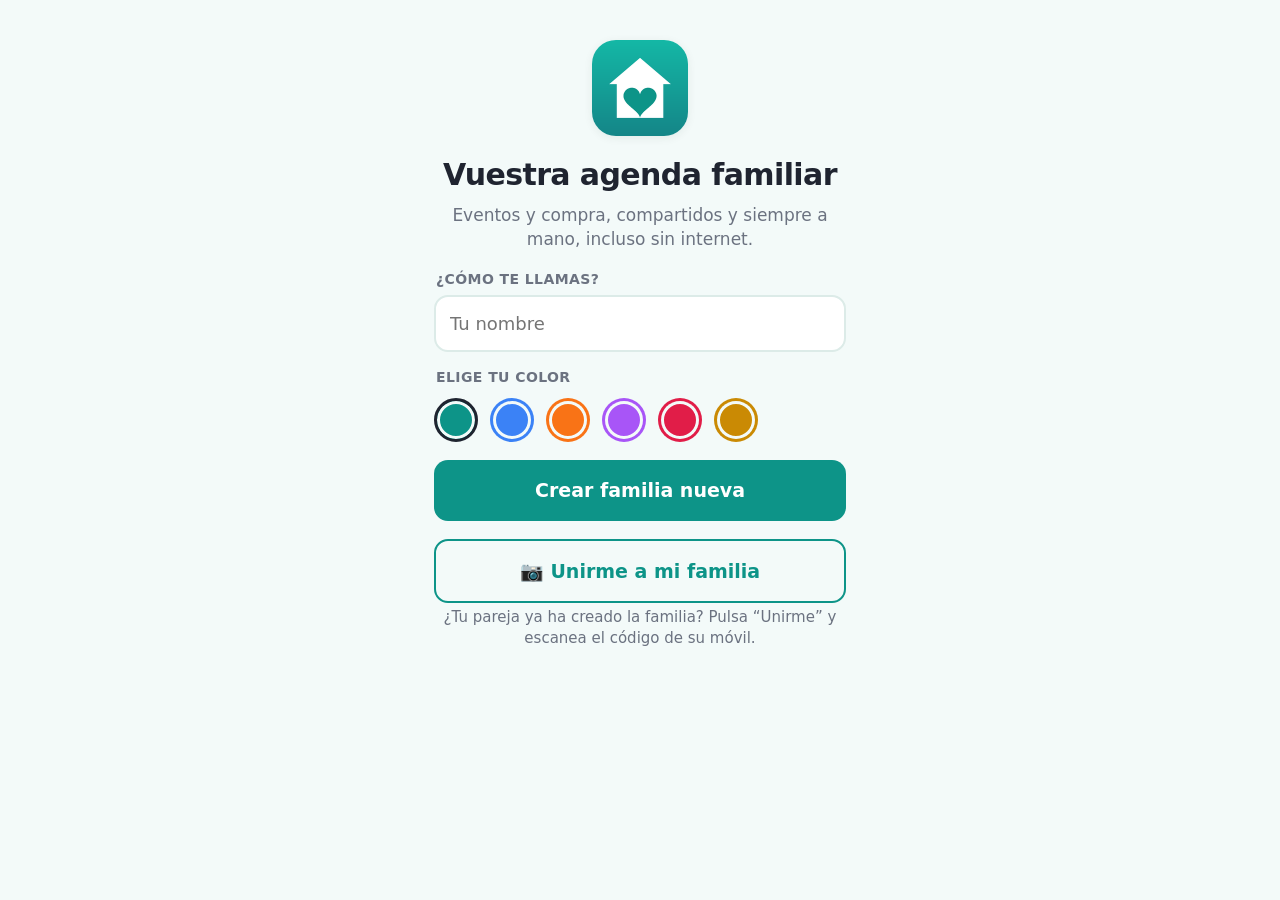
<file: index.html>
<!doctype html>
<html lang="es">
<head>
<meta charset="utf-8">
<meta name="viewport" content="width=device-width, initial-scale=1, viewport-fit=cover, user-scalable=no">
<meta name="robots" content="noindex, nofollow">
<meta name="theme-color" content="#0d9488">
<meta name="apple-mobile-web-app-capable" content="yes">
<meta name="mobile-web-app-capable" content="yes">
<meta name="apple-mobile-web-app-status-bar-style" content="default">
<meta name="apple-mobile-web-app-title" content="Familia">
<link rel="apple-touch-icon" href="icons/apple-touch-icon.png">
<link rel="manifest" href="manifest.webmanifest">
<link rel="stylesheet" href="styles.css">
<title>Familia</title>
</head>
<body>
<div id="app"></div>
<script src="vendor/qrcode.js"></script>
<script src="vendor/jsQR.js"></script>
<script src="js/config.js"></script>
<script type="module" src="js/app.js"></script>
</body>
</html>
</file>
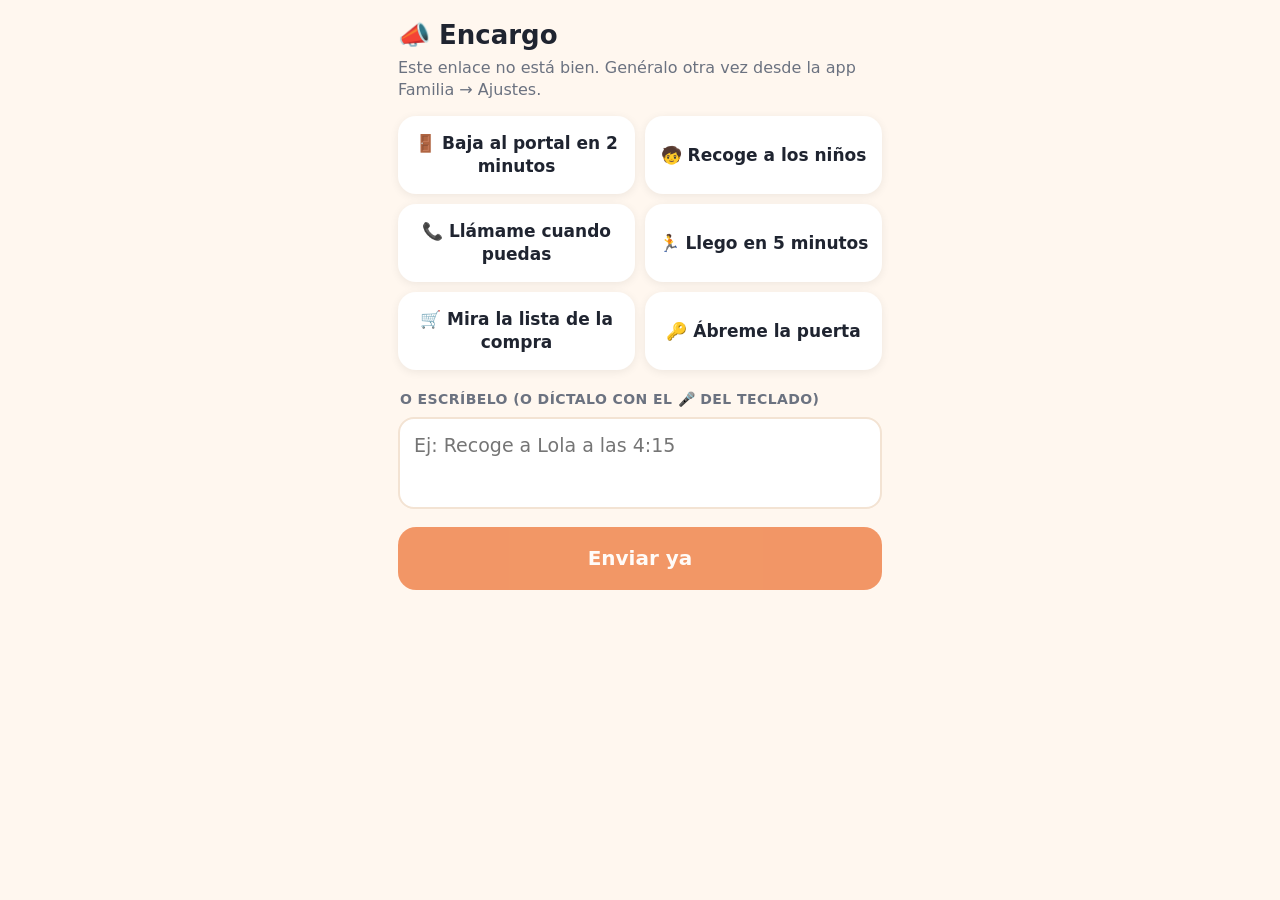
<file: encargo/index.html>
<!doctype html>
<html lang="es">
<head>
<meta charset="utf-8">
<meta name="viewport" content="width=device-width, initial-scale=1, viewport-fit=cover">
<meta name="robots" content="noindex, nofollow">
<meta name="theme-color" content="#f97316">
<meta name="apple-mobile-web-app-capable" content="yes">
<meta name="mobile-web-app-capable" content="yes">
<meta name="apple-mobile-web-app-title" content="Encargo">
<link rel="apple-touch-icon" href="../icons/encargo-180.png">
<title>Encargo</title>
<style>
  :root { --bg:#fff7ef; --card:#fff; --ink:#1f2430; --muted:#6b7280; --acc:#ea580c; --line:#f3e3d3; }
  @media (prefers-color-scheme: dark) { :root { --bg:#17130f; --card:#25201b; --ink:#f3f4f6; --muted:#a8a29e; --line:#3a322a; } }
  * { box-sizing: border-box; -webkit-tap-highlight-color: transparent; }
  html, body { margin: 0; background: var(--bg); color: var(--ink); font: 18px/1.35 -apple-system, system-ui, sans-serif; }
  .wrap { max-width: 520px; margin: 0 auto; padding: calc(env(safe-area-inset-top) + 18px) 18px calc(env(safe-area-inset-bottom) + 24px); }
  h1 { font-size: 26px; margin: 0 0 4px; }
  .sub { color: var(--muted); margin: 0 0 16px; font-size: 16px; }
  .presets { display: grid; grid-template-columns: 1fr 1fr; gap: 10px; }
  .presets button, .send { font: inherit; border: 0; border-radius: 18px; cursor: pointer; }
  .presets button { background: var(--card); color: var(--ink); padding: 16px 10px; font-weight: 600; font-size: 17px; box-shadow: 0 2px 10px rgba(0,0,0,.07); min-height: 78px; }
  .presets button:active, .send:active { transform: scale(.97); }
  label { display: block; margin: 20px 2px 8px; font-size: 14px; font-weight: 700; color: var(--muted); text-transform: uppercase; letter-spacing: .03em; }
  textarea { width: 100%; font: inherit; font-size: 19px; color: var(--ink); background: var(--card); border: 2px solid var(--line); border-radius: 16px; padding: 14px; min-height: 92px; resize: none; outline: none; }
  textarea:focus { border-color: var(--acc); }
  .send { display: block; width: 100%; margin-top: 12px; background: var(--acc); color: #fff; font-weight: 800; font-size: 20px; padding: 18px; }
  .send[disabled] { opacity: .6; }
  .msg { text-align: center; font-weight: 700; margin: 16px 0 0; min-height: 26px; }
  .ok { color: #16a34a; } .err { color: #dc2626; }
  .hint { color: var(--muted); font-size: 14px; text-align: center; margin-top: 18px; }
  .setup { background: var(--card); border-radius: 18px; padding: 16px; margin-top: 18px; }
  .setup ol { padding-left: 22px; margin: 6px 0 0; } .setup li { margin-bottom: 8px; }
</style>
</head>
<body>
<div class="wrap">
  <h1>📣 Encargo</h1>
  <p class="sub" id="sub"></p>
  <div class="presets" id="presets"></div>
  <label for="t">O escríbelo (o díctalo con el 🎤 del teclado)</label>
  <textarea id="t" placeholder="Ej: Recoge a Lola a las 4:15"></textarea>
  <button class="send" id="send">Enviar ya</button>
  <p class="msg" id="msg"></p>
  <div class="setup" id="setup" hidden>
    <b>Pon este icono en tu pantalla de inicio:</b>
    <ol><li>Toca el botón <b>Compartir</b> de Safari (cuadrado con flecha).</li><li>Elige <b>Añadir a pantalla de inicio</b> y pulsa <b>Añadir</b>.</li></ol>
  </div>
</div>
<script src="../js/config.js"></script>
<script>
  const q = new URLSearchParams(location.search);
  let cfg = { f: q.get('f'), de: q.get('de'), para: q.get('para') || 'all', n: q.get('n') || '' };
  try { if (cfg.f) localStorage.setItem('encargo', JSON.stringify(cfg)); else cfg = JSON.parse(localStorage.getItem('encargo')) || cfg; } catch {}
  const $ = id => document.getElementById(id);
  const api = (window.API_URL || '').replace(/\/$/, '');
  if (!cfg.f || !cfg.de) {
    $('sub').textContent = 'Este enlace no está bien. Genéralo otra vez desde la app Familia → Ajustes.';
    $('send').disabled = true;
  } else {
    $('sub').textContent = `Le llega al momento a ${cfg.n || 'la familia'}.`;
  }
  const standalone = navigator.standalone || matchMedia('(display-mode: standalone)').matches;
  if (!standalone && cfg.f) $('setup').hidden = false;

  const PRESETS = ['🚪 Baja al portal en 2 minutos', '🧒 Recoge a los niños', '📞 Llámame cuando puedas', '🏃 Llego en 5 minutos', '🛒 Mira la lista de la compra', '🔑 Ábreme la puerta'];
  let recent = []; try { recent = JSON.parse(localStorage.getItem('recientes')) || []; } catch {}
  const all = [...recent.filter(r => !PRESETS.includes(r)), ...PRESETS].slice(0, 8);
  $('presets').innerHTML = all.map(p => `<button data-t="${p.replace(/"/g, '&quot;')}">${p.replace(/</g, '&lt;')}</button>`).join('');
  $('presets').addEventListener('click', e => { const b = e.target.closest('button'); if (b) send(b.dataset.t); });
  $('send').addEventListener('click', () => send($('t').value));

  let busy = false;
  async function send(text) {
    text = (text || '').trim();
    if (!text || busy || !cfg.f) { if (!text) $('t').focus(); return; }
    busy = true; $('send').disabled = true;
    $('msg').className = 'msg'; $('msg').textContent = 'Enviando…';
    try {
      const url = `${api}/f/${cfg.f}/quick?de=${encodeURIComponent(cfg.de)}&para=${encodeURIComponent(cfg.para)}&texto=${encodeURIComponent(text)}`;
      const r = await fetch(url);
      const body = await r.text();
      if (!r.ok) throw new Error(body);
      $('msg').className = 'msg ok'; $('msg').textContent = body;
      $('t').value = '';
      if (!PRESETS.includes(text)) { recent = [text, ...recent.filter(x => x !== text)].slice(0, 2); try { localStorage.setItem('recientes', JSON.stringify(recent)); } catch {} }
    } catch (e) {
      $('msg').className = 'msg err';
      $('msg').textContent = navigator.onLine ? 'No se pudo enviar: ' + (e.message || 'error') : 'Sin internet. Prueba otra vez cuando tengas conexión.';
    } finally { busy = false; $('send').disabled = false; }
  }
</script>
</body>
</html>
</file>
<file: styles.css>
:root {
  --bg: #f3faf9;
  --card: #ffffff;
  --ink: #1f2430;
  --muted: #6b7280;
  --line: #dcebe8;
  --accent: #0d9488;
  --accent-ink: #ffffff;
  --danger: #e11d48;
  --shadow: 0 2px 10px rgba(10, 50, 45, .07);
  --r: 18px;
  --safe-b: env(safe-area-inset-bottom, 0px);
  --safe-t: env(safe-area-inset-top, 0px);
}
@media (prefers-color-scheme: dark) {
  :root {
    --bg: #15161a; --card: #22242a; --ink: #f3f4f6; --muted: #9ca3af; --line: #30333b;
    --shadow: 0 2px 10px rgba(0, 0, 0, .3);
  }
}
* { box-sizing: border-box; -webkit-tap-highlight-color: transparent; }
html, body { margin: 0; background: var(--bg); color: var(--ink); }
body {
  font: 17px/1.4 -apple-system, BlinkMacSystemFont, "SF Pro Text", system-ui, sans-serif;
  -webkit-text-size-adjust: 100%;
  overscroll-behavior-y: none;
}
button { font: inherit; color: inherit; background: none; border: 0; padding: 0; cursor: pointer; }
input, select {
  font: inherit; font-size: 18px; color: var(--ink); width: 100%;
  background: var(--card); border: 2px solid var(--line); border-radius: 14px;
  padding: 14px 14px; outline: none; -webkit-appearance: none; appearance: none;
}
input:focus, select:focus { border-color: var(--accent); }
input[type=date], input[type=time] { min-height: 54px; }
label { display: block; font-size: 14px; font-weight: 600; color: var(--muted); margin: 16px 2px 6px; text-transform: uppercase; letter-spacing: .03em; }
h1, h2, h3 { margin: 0; }

/* ---------- cabecera y pestañas */
.top {
  position: sticky; top: 0; z-index: 5;
  display: flex; align-items: center; justify-content: space-between;
  padding: calc(var(--safe-t) + 12px) 20px 10px;
  background: color-mix(in srgb, var(--bg) 92%, transparent);
  backdrop-filter: blur(12px); -webkit-backdrop-filter: blur(12px);
}
.top h1 { font-size: 32px; font-weight: 800; letter-spacing: -.02em; }
.me { position: relative; }
.avatar {
  display: inline-grid; place-items: center; width: 40px; height: 40px; border-radius: 50%;
  color: #fff; font-weight: 700; font-size: 18px; flex: none;
}
.sync { position: absolute; right: -2px; bottom: -2px; width: 14px; height: 14px; border-radius: 50%; border: 2px solid var(--bg); background: #cbd5e1; }
.sync.ok { background: #22c55e; } .sync.offline { background: #f59e0b; } .sync.connecting { background: #facc15; }

main { padding: 4px 16px 0; max-width: 640px; margin: 0 auto; }
.spacer { height: calc(120px + var(--safe-b)); }

.tabs {
  position: fixed; left: 0; right: 0; bottom: 0; z-index: 6;
  display: grid; grid-template-columns: repeat(3, 1fr);
  background: var(--card); border-top: 1px solid var(--line);
  padding: 6px 8px calc(var(--safe-b) + 6px);
}
.tab { display: flex; flex-direction: column; align-items: center; gap: 2px; padding: 6px 0; font-size: 13px; color: var(--muted); font-weight: 600; border-radius: 12px; }
.tab .ti { font-size: 26px; line-height: 1; position: relative; filter: grayscale(1); opacity: .7; }
.tab.on { color: var(--accent); }
.tab.on .ti { filter: none; opacity: 1; }
.badge { position: absolute; top: -4px; right: -14px; background: var(--accent); color: #fff; font-size: 12px; min-width: 20px; height: 20px; border-radius: 10px; display: grid; place-items: center; padding: 0 5px; font-style: normal; }

.fab {
  position: fixed; right: 20px; bottom: calc(var(--safe-b) + 84px); z-index: 7;
  width: 68px; height: 68px; border-radius: 50%;
  background: var(--accent); color: #fff; font-size: 40px; line-height: 1; font-weight: 300;
  box-shadow: 0 8px 24px rgba(13, 148, 136, .4);
  display: grid; place-items: center;
}
.fab:active { transform: scale(.94); }

/* ---------- tarjetas */
.card { display: block; width: 100%; text-align: left; background: var(--card); border-radius: var(--r); padding: 16px; margin: 12px 0; box-shadow: var(--shadow); }
.card h2 { font-size: 20px; font-weight: 700; margin-bottom: 8px; }
.hello { font-size: 22px; font-weight: 700; margin: 6px 4px 4px; }
.hello span { font-size: 16px; font-weight: 500; color: var(--muted); }
.empty { color: var(--muted); margin: 6px 0; text-align: center; padding: 8px; }
.dayh { font-size: 15px; color: var(--muted); margin: 14px 0 4px; font-weight: 600; }
.shopcard { display: flex; gap: 14px; align-items: center; }
.shopcard .big { font-size: 36px; }
.shopcard small { color: var(--muted); }

.ev {
  display: flex; gap: 12px; align-items: stretch; width: 100%; text-align: left;
  padding: 10px 0; border-bottom: 1px solid var(--line);
}
.ev:last-of-type { border-bottom: 0; }
.evtime { width: 58px; flex: none; font-weight: 700; font-variant-numeric: tabular-nums; border-right: 4px solid var(--c); padding-right: 8px; display: flex; align-items: center; }
.evtime small { font-size: 12px; color: var(--muted); font-weight: 600; line-height: 1.1; }
.evbody { display: flex; flex-direction: column; justify-content: center; min-width: 0; }
.evtitle { font-weight: 600; font-size: 18px; }
.evmeta { font-size: 14px; color: var(--muted); }

/* ---------- calendario */
.calhead { display: flex; align-items: center; justify-content: space-between; margin: 6px 0 0; }
.calhead h2 { font-size: 22px; }
.round { width: 48px; height: 48px; border-radius: 50%; background: var(--card); box-shadow: var(--shadow); font-size: 28px; line-height: 1; }
.todaybtn { display: block; margin: 4px auto 6px; }
.link { color: var(--accent); font-weight: 600; font-size: 16px; padding: 6px; }
.cal { display: grid; grid-template-columns: repeat(7, 1fr); gap: 4px; background: var(--card); border-radius: var(--r); padding: 10px 6px; box-shadow: var(--shadow); }
.cal > b { text-align: center; font-size: 13px; color: var(--muted); padding-bottom: 4px; }
.cd { aspect-ratio: 1 / 1.05; border-radius: 12px; display: flex; flex-direction: column; align-items: center; justify-content: center; gap: 3px; font-weight: 600; font-variant-numeric: tabular-nums; }
.cd.out { opacity: .35; }
.cd.today span:first-child { color: var(--accent); font-weight: 800; }
.cd.sel { background: var(--accent); color: #fff; }
.cd.sel.today span:first-child { color: #fff; }
.dots { display: flex; gap: 2px; height: 6px; }
.dots i { width: 6px; height: 6px; border-radius: 50%; }
.cd.sel .dots i { box-shadow: 0 0 0 1.5px #fff; }

/* ---------- compra */
.addshop { display: flex; gap: 8px; margin-top: 6px; }
.addshop input { flex: 1; }
.chips { display: flex; flex-wrap: wrap; gap: 8px; margin: 12px 0 0; }
.chip { padding: 9px 14px; border-radius: 999px; background: var(--card); border: 2px solid var(--line); font-size: 16px; font-weight: 500; }
.chip:active { transform: scale(.96); }
.chips.who .chip { border-color: var(--c); }
.chips.who .chip.on { background: var(--c); color: #fff; }
.shop { display: flex; align-items: center; gap: 12px; padding: 6px 0; border-bottom: 1px solid var(--line); }
.shop:last-child { border-bottom: 0; }
.check { width: 34px; height: 34px; flex: none; border-radius: 50%; border: 2.5px solid var(--accent); color: #fff; font-weight: 800; font-size: 18px; }
.sname { flex: 1; text-align: left; font-size: 19px; padding: 8px 0; min-width: 0; overflow-wrap: anywhere; }
.whodot { width: 10px; height: 10px; border-radius: 50%; flex: none; }
.x { width: 36px; height: 36px; color: var(--muted); font-size: 16px; flex: none; }
.is-done .check { background: #22c55e; border-color: #22c55e; }
.is-done .sname { text-decoration: line-through; color: var(--muted); }
.done { opacity: .85; }
.rowh { display: flex; justify-content: space-between; align-items: center; }

/* ---------- botones */
.btn { display: block; width: 100%; text-align: center; background: var(--accent); color: var(--accent-ink); font-weight: 700; border-radius: 14px; padding: 14px 16px; font-size: 17px; margin-top: 12px; }
.addshop .btn, .row .btn { width: auto; margin-top: 0; }
.btn.big { padding: 17px; font-size: 19px; margin-top: 18px; }
.btn.ghost { background: transparent; color: var(--accent); border: 2px solid var(--accent); }
.btn.danger { color: var(--danger); border-color: var(--danger); }
.btn:active { transform: scale(.98); }
.filebtn { text-transform: none; letter-spacing: 0; font-size: 17px; margin: 12px 0 0; }
.row { display: flex; gap: 8px; }
.row input { flex: 1; }
.grid2 { display: grid; grid-template-columns: 1fr 1fr; gap: 10px; }
.grid2 .btn { margin-top: 12px; }

/* ---------- ventanas */
.overlay { position: fixed; inset: 0; z-index: 20; background: rgba(0, 0, 0, 0); transition: background .25s; display: flex; align-items: flex-end; }
.overlay.in { background: rgba(0, 0, 0, .35); }
.sheet {
  width: 100%; max-width: 640px; margin: 0 auto; max-height: 92vh; overflow-y: auto;
  background: var(--bg); border-radius: 24px 24px 0 0; padding: 8px 20px calc(var(--safe-b) + 24px);
  transform: translateY(100%); transition: transform .28s cubic-bezier(.2, .8, .2, 1);
}
.overlay.in .sheet { transform: none; }
.grab { width: 40px; height: 5px; border-radius: 3px; background: var(--line); margin: 4px auto 12px; }
.sheet h2 { font-size: 24px; margin: 4px 0 8px; }
.center { text-align: center; }
.hint { color: var(--muted); font-size: 15px; margin: 4px 0 12px; }
.bigchoices { display: grid; grid-template-columns: repeat(3, 1fr); gap: 10px; margin: 16px 0 8px; }
.bigchoices button { background: var(--card); border-radius: var(--r); box-shadow: var(--shadow); padding: 18px 4px; font-weight: 700; font-size: 16px; display: flex; flex-direction: column; align-items: center; gap: 6px; }
.bigchoices span { font-size: 40px; }
.qr { background: #fff; border-radius: 18px; padding: 10px; width: min(300px, 80vw); margin: 10px auto; }
.qr svg { display: block; width: 100%; height: auto; }
.members { display: flex; flex-wrap: wrap; gap: 14px; }
.mem { display: flex; align-items: center; gap: 8px; font-weight: 600; }
.colors { display: flex; gap: 12px; flex-wrap: wrap; margin-top: 10px; }
.color { width: 44px; height: 44px; border-radius: 50%; border: 3px solid transparent; box-shadow: inset 0 0 0 3px var(--bg); }
.color.on { border-color: var(--ink); }
.note { background: var(--card); border-radius: 14px; padding: 12px 14px; margin: 0; font-size: 15px; }
.ver { color: var(--muted); font-size: 13px; text-align: center; margin-top: 20px; }
.cam { position: relative; border-radius: 18px; overflow: hidden; background: #000; aspect-ratio: 1; width: min(320px, 85vw); margin: 8px auto; }
.cam video { width: 100%; height: 100%; object-fit: cover; }
.cam .frame { position: absolute; inset: 18%; border: 4px solid rgba(255, 255, 255, .9); border-radius: 16px; }

.toast {
  position: fixed; left: 50%; bottom: calc(var(--safe-b) + 170px); transform: translate(-50%, 20px); opacity: 0;
  background: #1f2430; color: #fff; padding: 12px 18px; border-radius: 14px; font-weight: 600; z-index: 30;
  transition: all .25s; max-width: 90vw; text-align: center;
}
.toast.in { opacity: 1; transform: translate(-50%, 0); }

/* ---------- bienvenida */
.welcome { max-width: 460px; margin: 0 auto; padding: calc(var(--safe-t) + 40px) 24px 40px; }
.welcome .logo { width: 96px; height: 96px; border-radius: 24px; display: block; margin: 0 auto 18px; box-shadow: var(--shadow); }
.welcome h1 { font-size: 30px; text-align: center; letter-spacing: -.02em; }
.welcome .sub { text-align: center; color: var(--muted); margin: 8px 0 18px; }
.grid2 > * { min-width: 0; }
.chips.who { margin: 0 0 4px; }
input[type=date], input[type=time] { display: block; min-width: 0; }
/* ---------- despensa */
.tabs { grid-template-columns: repeat(4, 1fr); }
.chips.places { margin: 4px 0 10px; flex-wrap: nowrap; overflow-x: auto; padding-bottom: 4px; scrollbar-width: none; }
.chips.places::-webkit-scrollbar { display: none; }
.chips.places .chip { white-space: nowrap; flex: none; }
.chips.places .chip.on { background: var(--accent); border-color: var(--accent); color: #fff; }
.chip small { opacity: .7; }
.pan { display: flex; align-items: center; gap: 8px; padding: 6px 0; border-bottom: 1px solid var(--line); }
.pan:last-child { border-bottom: 0; }
.pname { flex: 1; text-align: left; font-size: 19px; padding: 8px 0; min-width: 0; overflow-wrap: anywhere; display: flex; flex-direction: column; }
.pname small { font-size: 13px; color: var(--danger); font-weight: 600; }
.step { width: 44px; height: 44px; border-radius: 50%; background: var(--bg); border: 2px solid var(--line); font-size: 24px; font-weight: 600; line-height: 1; flex: none; }
.step:active { transform: scale(.92); background: var(--line); }
.qty { min-width: 30px; text-align: center; font-size: 20px; font-variant-numeric: tabular-nums; }
.is-out .qty { color: var(--danger); }
.tobuy { background: var(--accent); color: #fff; border-radius: 999px; padding: 8px 10px; font-size: 14px; font-weight: 700; flex: none; }
.bigchoices { grid-template-columns: repeat(2, 1fr); }
.notice { border: 2px solid var(--accent); }
/* ---------- repetitivos y vacaciones */
.daypick { display: grid; grid-template-columns: repeat(7, 1fr); gap: 6px; }
.dp { height: 46px; border-radius: 12px; border: 2px solid var(--line); background: var(--card); font-weight: 700; font-size: 17px; }
.dp.on { background: var(--accent); border-color: var(--accent); color: #fff; }
.check-row { display: flex; gap: 10px; align-items: center; text-transform: none; letter-spacing: 0; font-size: 16px; color: var(--ink); font-weight: 500; margin-top: 16px; }
.check-row input { width: 24px; height: 24px; flex: none; -webkit-appearance: checkbox; appearance: auto; accent-color: var(--accent); }
.cd.hol { background: color-mix(in srgb, #f59e0b 18%, transparent); }
.cd.hol.sel { background: var(--accent); }
.holtag { margin: 0 0 6px; color: #b45309; font-weight: 600; }
.muted { color: var(--muted); }
/* ---------- encargos */
.tabs { grid-template-columns: repeat(5, 1fr); padding-left: 2px; padding-right: 2px; }
.tab { font-size: 11.5px; }
.bigchoices .wide { grid-column: 1 / -1; flex-direction: row; justify-content: center; gap: 12px; background: var(--accent); color: #fff; }
.bigchoices .wide span { font-size: 30px; }
.taskcard { border: 2px solid var(--accent); }
.task { display: flex; align-items: center; gap: 10px; padding: 10px 0 10px 10px; border-bottom: 1px solid var(--line); border-left: 4px solid var(--c, var(--accent)); margin-bottom: 4px; }
.task:last-child { border-bottom: 0; }
.tbody { flex: 1; display: flex; flex-direction: column; min-width: 0; }
.tbody b { font-size: 18px; overflow-wrap: anywhere; }
.tbody small { color: var(--muted); font-size: 14px; }
.done-btn { width: auto; margin: 0; padding: 12px 14px; flex: none; background: #16a34a; }
.task.wait { opacity: .85; }
.done-t { border-left-color: #16a34a; }
.tchk { width: 28px; height: 28px; border-radius: 50%; background: #16a34a; color: #fff; display: grid; place-items: center; font-weight: 800; flex: none; }
.favh { margin: 12px 2px -4px; }
.favh .link { font-size: 14px; padding: 2px 6px; }
.memlist { background: var(--card); border-radius: 14px; padding: 4px 12px; }
.memrow { display: flex; align-items: center; gap: 12px; padding: 8px 0; border-bottom: 1px solid var(--line); }
.memrow:last-child { border-bottom: 0; }
.danger-t { color: var(--danger); }
.danger-bg { background: var(--danger); }
.leave { display: block; margin: 24px auto 0; font-size: 15px; }
.steps { padding-left: 22px; margin: 8px 0; }
.steps li { margin-bottom: 12px; line-height: 1.45; }
.copybox { background: var(--card); border-radius: 12px; padding: 10px; margin-top: 8px; }
.copybox code { display: block; font-size: 12px; word-break: break-all; color: var(--muted); margin-bottom: 8px; }
.copybox .btn { margin: 0; padding: 10px; }
</file>
